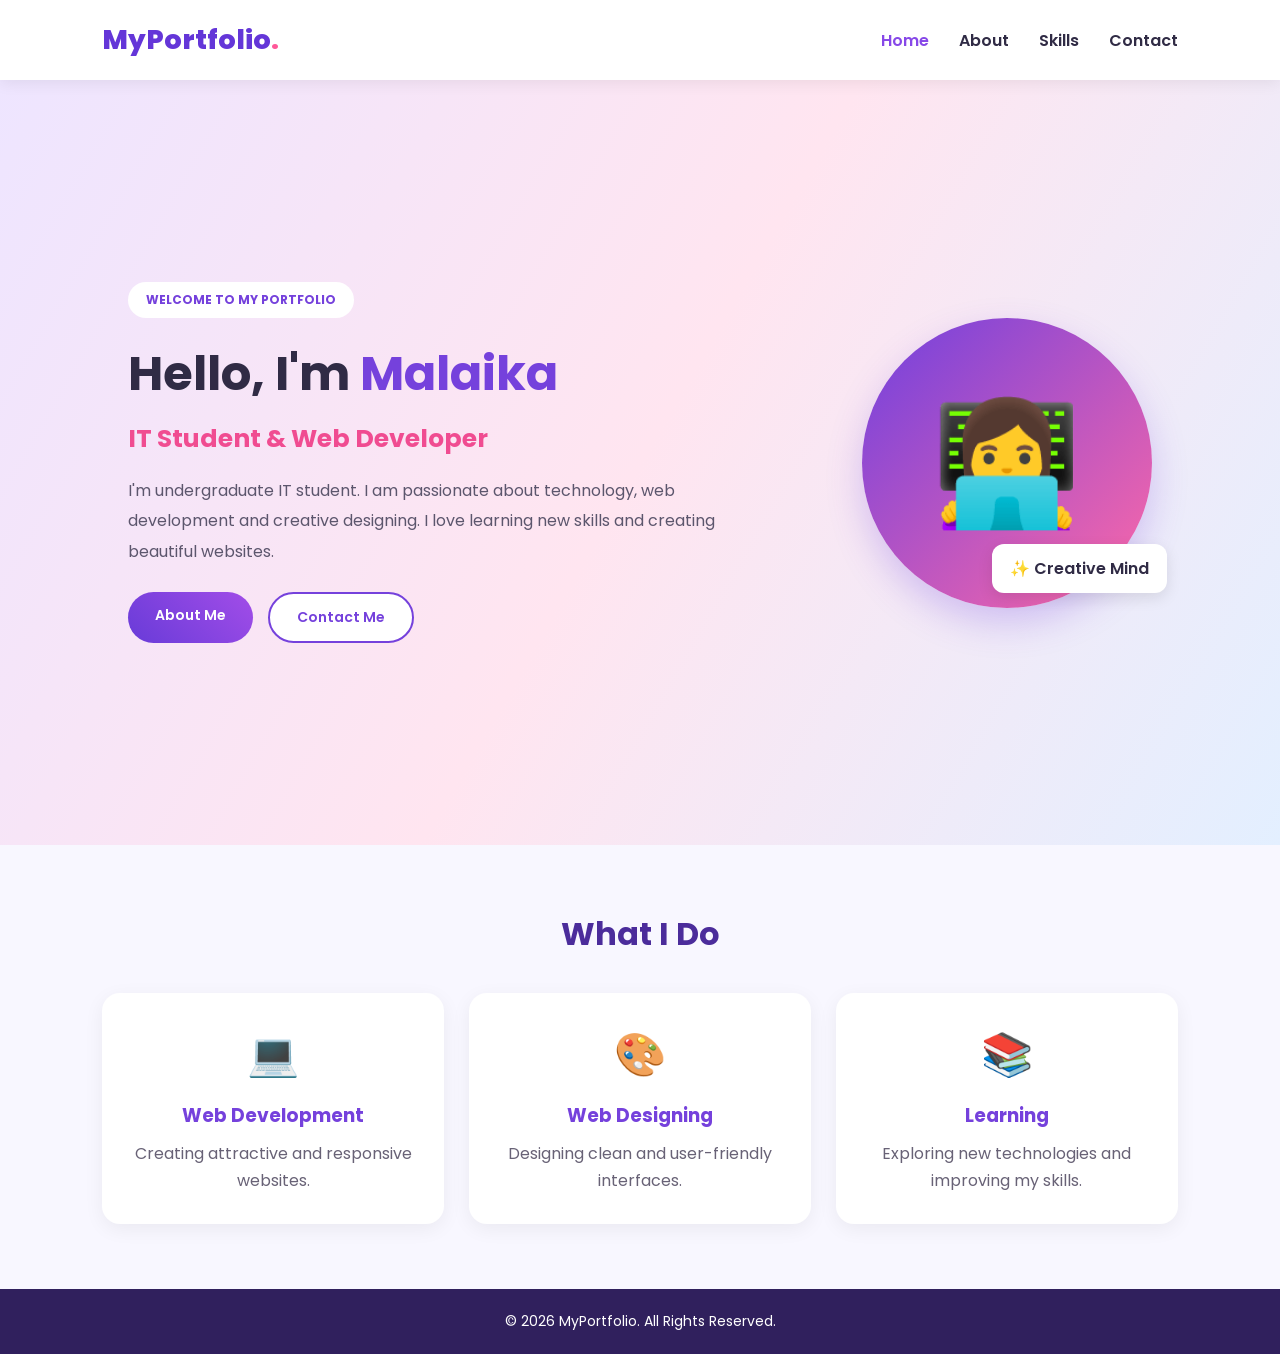
<file: index.html>
<!DOCTYPE html>
<html lang="en">
<head>
    <meta charset="UTF-8">
    <meta name="viewport" content="width=device-width, initial-scale=1.0">
    <title>My Portfolio | Home</title>
    <link rel="stylesheet" href="style.css">
</head>
<body>

<header>
    <nav class="navbar">
        <a href="index.html" class="logo">MyPortfolio<span>.</span></a>

        <ul class="nav-links">
            <li><a href="index.html" class="active">Home</a></li>
            <li><a href="about.html">About</a></li>
            <li><a href="skills.html">Skills</a></li>
            <li><a href="contact.html">Contact</a></li>
        </ul>
    </nav>
</header>

<section class="home">
    <div class="home-content">
        <span class="tag">WELCOME TO MY PORTFOLIO</span>

        <h1>Hello, I'm <span>Malaika</span></h1>

        <h2>IT Student & Web Developer</h2>

        <p>
           I'm undergraduate IT student. I am passionate about technology, web development
            and creative designing. I love learning new skills
            and creating beautiful websites.
        </p>

        <div class="home-buttons">
            <a href="about.html" class="btn">About Me</a>
            <a href="contact.html" class="btn btn-outline">Contact Me</a>
        </div>
    </div>

    <div class="home-image">
        <div class="profile-circle">
            <span>👩‍💻</span>
        </div>
        <div class="floating-card">✨ Creative Mind</div>
    </div>
</section>

<section class="highlights">
    <h2>What I Do</h2>

    <div class="card-container">
        <div class="info-card">
            <span>💻</span>
            <h3>Web Development</h3>
            <p>Creating attractive and responsive websites.</p>
        </div>

        <div class="info-card">
            <span>🎨</span>
            <h3>Web Designing</h3>
            <p>Designing clean and user-friendly interfaces.</p>
        </div>

        <div class="info-card">
            <span>📚</span>
            <h3>Learning</h3>
            <p>Exploring new technologies and improving my skills.</p>
        </div>
    </div>
</section>

<footer>
    <p>© 2026 MyPortfolio. All Rights Reserved.</p>
</footer>

</body>
</html>
</file>
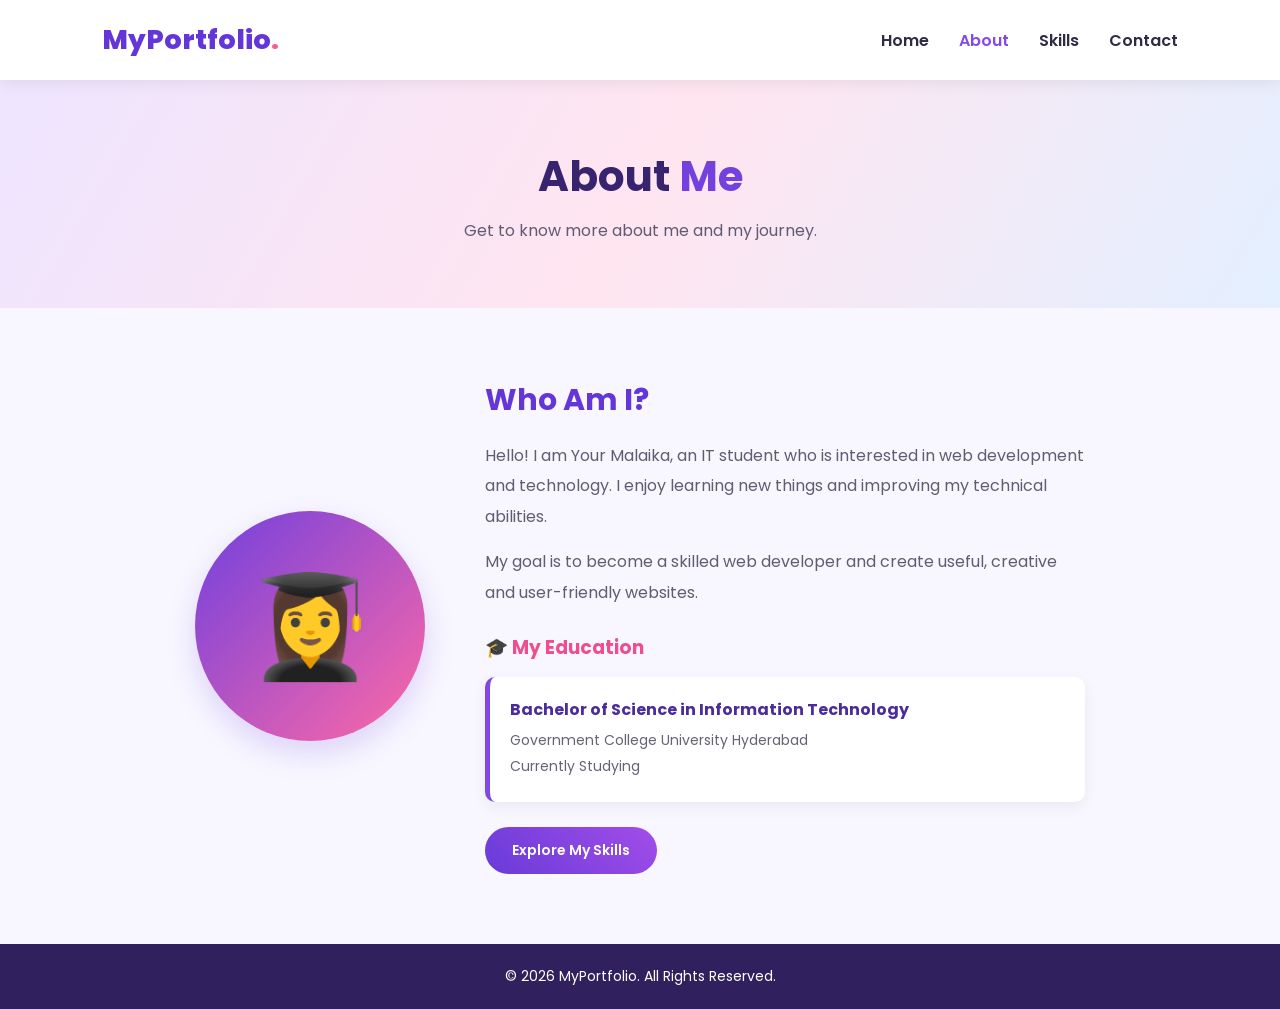
<file: about.html>
<!DOCTYPE html>
<html lang="en">
<head>
    <meta charset="UTF-8">
    <meta name="viewport" content="width=device-width, initial-scale=1.0">
    <title>My Portfolio | About</title>
    <link rel="stylesheet" href="style.css">
</head>
<body>

<header>
    <nav class="navbar">
        <a href="index.html" class="logo">MyPortfolio<span>.</span></a>

        <ul class="nav-links">
            <li><a href="index.html">Home</a></li>
            <li><a href="about.html" class="active">About</a></li>
            <li><a href="skills.html">Skills</a></li>
            <li><a href="contact.html">Contact</a></li>
        </ul>
    </nav>
</header>

<section class="page-banner">
    <h1>About <span>Me</span></h1>
    <p>Get to know more about me and my journey.</p>
</section>

<section class="about-section">

    <div class="about-image">
        <div class="about-circle">👩‍🎓</div>
    </div>

    <div class="about-content">
        <h2>Who Am I?</h2>

        <p>
            Hello! I am Your Malaika, an IT student who is
            interested in web development and technology.
            I enjoy learning new things and improving
            my technical abilities.
        </p>

        <p>
            My goal is to become a skilled web developer
            and create useful, creative and user-friendly
            websites.
        </p>

        <h3>🎓 My Education</h3>

        <div class="education-card">
            <h4>Bachelor of Science in Information Technology</h4>
            <p>Government College University Hyderabad</p>
            <p>Currently Studying</p>
        </div>

        <a href="skills.html" class="btn">Explore My Skills</a>
    </div>

</section>

<footer>
    <p>© 2026 MyPortfolio. All Rights Reserved.</p>
</footer>

</body>
</html>
</file>
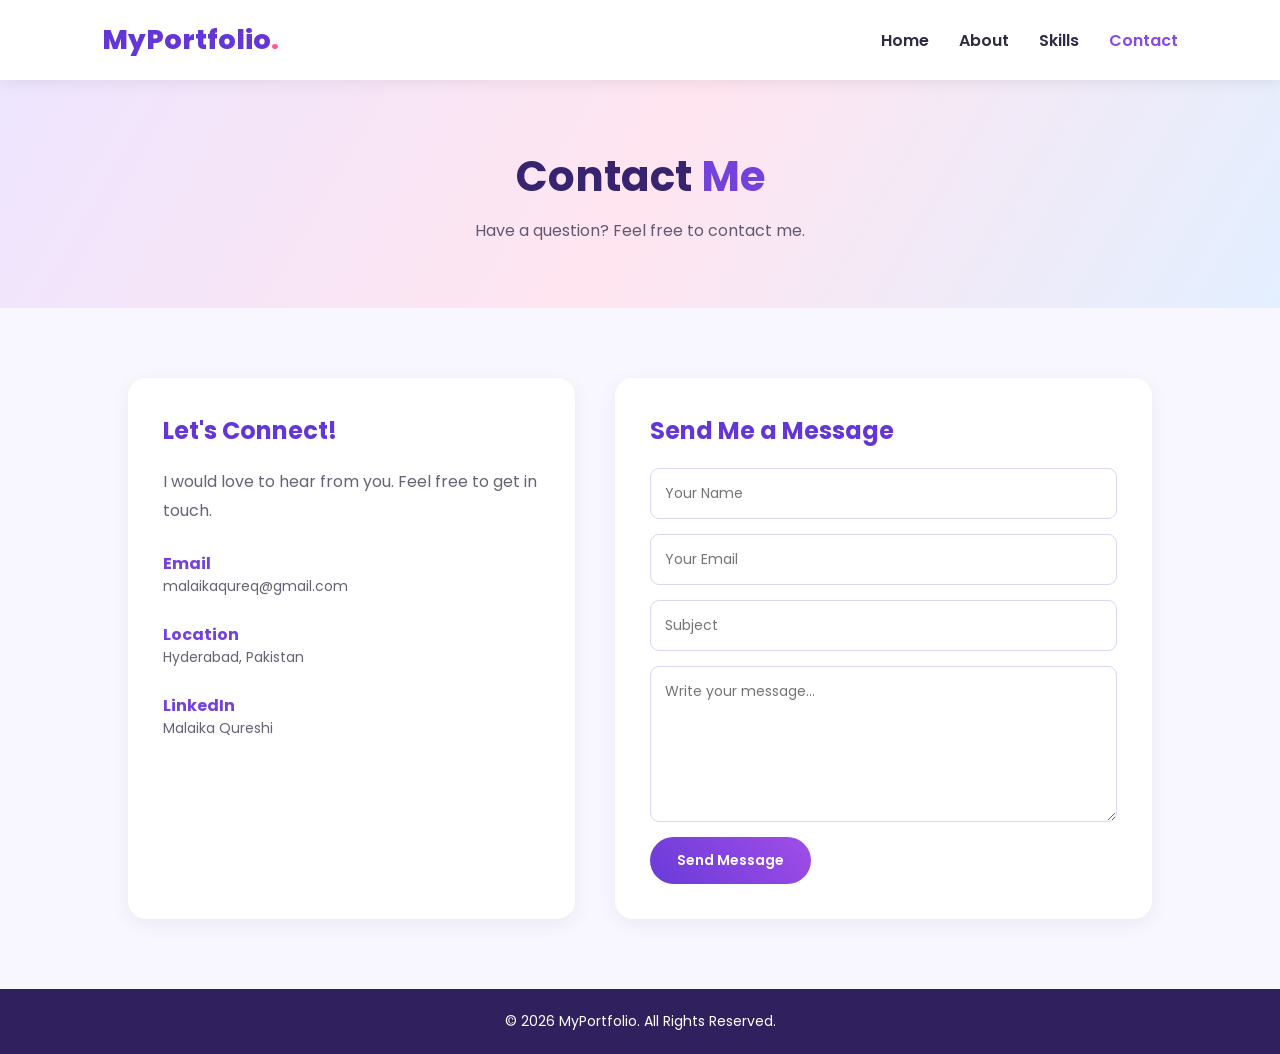
<file: contact.html>
<!DOCTYPE html>
<html lang="en">
<head>
    <meta charset="UTF-8">
    <meta name="viewport" content="width=device-width, initial-scale=1.0">
    <title>My Portfolio | Contact</title>
    <link rel="stylesheet" href="style.css">
</head>
<body>

<header>
    <nav class="navbar">
        <a href="index.html" class="logo">MyPortfolio<span>.</span></a>

        <ul class="nav-links">
            <li><a href="index.html">Home</a></li>
            <li><a href="about.html">About</a></li>
            <li><a href="skills.html">Skills</a></li>
            <li><a href="contact.html" class="active">Contact</a></li>
        </ul>
    </nav>
</header>

<section class="page-banner">
    <h1>Contact <span>Me</span></h1>
    <p>Have a question? Feel free to contact me.</p>
</section>

<section class="contact-section">

    <div class="contact-info">
        <h2>Let's Connect!</h2>

        <p>
            I would love to hear from you.
            Feel free to get in touch.
        </p>

        <div class="contact-item">
            
            <div>
                <h3>Email</h3>
                <p>malaikaqureq@gmail.com</p>
            </div>
        </div>

        <div class="contact-item">
            
            <div>
                <h3>Location</h3>
                <p>Hyderabad, Pakistan</p>
            </div>
        </div>

        <div class="contact-item">
    
            <div>
                <h3>LinkedIn</h3>
                <p>Malaika Qureshi</p>
            </div>
        </div>
    </div>

    <div class="contact-form">
        <h2>Send Me a Message</h2>

        <form action="#" method="post">

            <input type="text" placeholder="Your Name" required>

            <input type="email" placeholder="Your Email" required>

            <input type="text" placeholder="Subject" required>

            <textarea placeholder="Write your message..." rows="6" required></textarea>

            <button type="submit" class="btn">Send Message</button>

        </form>
    </div>

</section>

<footer>
    <p>© 2026 MyPortfolio. All Rights Reserved.</p>
</footer>

</body>
</html>
</file>
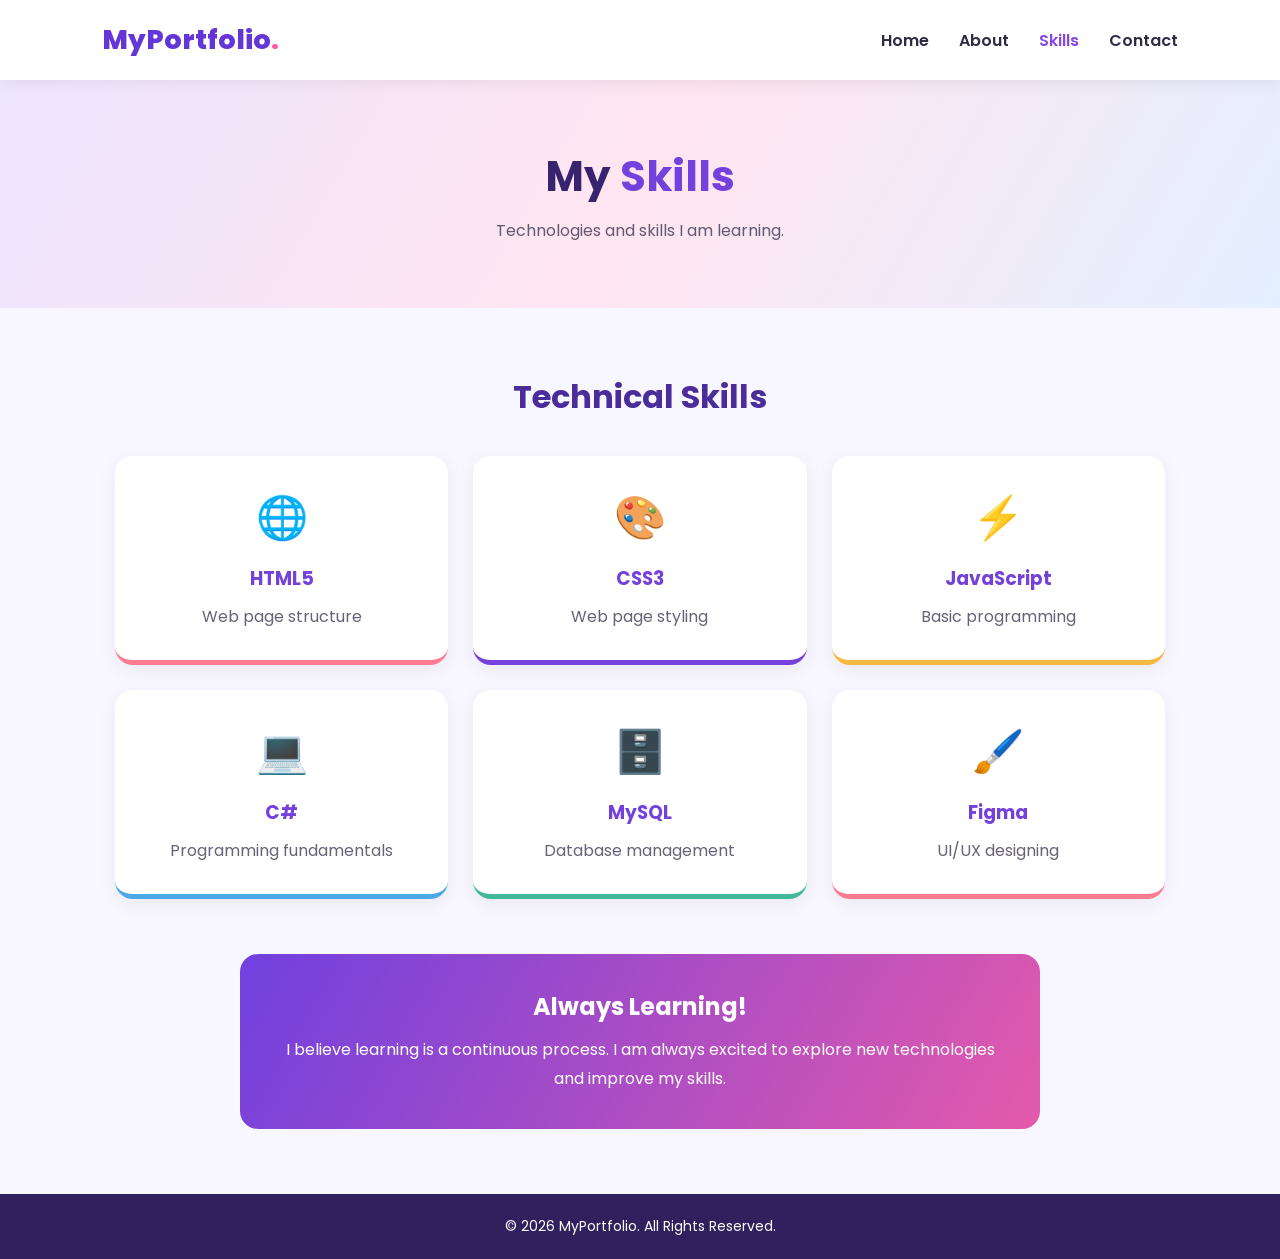
<file: skills.html>
<!DOCTYPE html>
<html lang="en">
<head>
    <meta charset="UTF-8">
    <meta name="viewport" content="width=device-width, initial-scale=1.0">
    <title>My Portfolio | Skills</title>
    <link rel="stylesheet" href="style.css">
</head>
<body>

<header>
    <nav class="navbar">
        <a href="index.html" class="logo">MyPortfolio<span>.</span></a>

        <ul class="nav-links">
            <li><a href="index.html">Home</a></li>
            <li><a href="about.html">About</a></li>
            <li><a href="skills.html" class="active">Skills</a></li>
            <li><a href="contact.html">Contact</a></li>
        </ul>
    </nav>
</header>

<section class="page-banner">
    <h1>My <span>Skills</span></h1>
    <p>Technologies and skills I am learning.</p>
</section>

<section class="skills-section">

    <h2>Technical Skills</h2>

    <div class="skills-container">

        <div class="skill-card">
            <span>🌐</span>
            <h3>HTML5</h3>
            <p>Web page structure</p>
        </div>

        <div class="skill-card">
            <span>🎨</span>
            <h3>CSS3</h3>
            <p>Web page styling</p>
        </div>

        <div class="skill-card">
            <span>⚡</span>
            <h3>JavaScript</h3>
            <p>Basic programming</p>
        </div>

        <div class="skill-card">
            <span>💻</span>
            <h3>C#</h3>
            <p>Programming fundamentals</p>
        </div>

        <div class="skill-card">
            <span>🗄️</span>
            <h3>MySQL</h3>
            <p>Database management</p>
        </div>

        <div class="skill-card">
            <span>🖌️</span>
            <h3>Figma</h3>
            <p>UI/UX designing</p>
        </div>

    </div>

    <div class="learning-box">
        <h2>Always Learning!</h2>
        <p>
            I believe learning is a continuous process.
            I am always excited to explore new technologies
            and improve my skills.
        </p>
    </div>

</section>

<footer>
    <p>© 2026 MyPortfolio. All Rights Reserved.</p>
</footer>

</body>
</html>
</file>
<file: style.css>
/* GOOGLE FONT */
@import url('https://fonts.googleapis.com/css2?family=Poppins:wght@400;500;600;700;800&display=swap');

/* RESET */
* {
    margin: 0;
    padding: 0;
    box-sizing: border-box;
}

body {
    font-family: 'Poppins', sans-serif;
    background: #f8f7ff;
    color: #302b45;
}

html {
    scroll-behavior: smooth;
}

/* NAVIGATION */
header {
    background: white;
    box-shadow: 0 3px 15px rgba(0,0,0,0.07);
    position: sticky;
    top: 0;
    z-index: 100;
}

.navbar {
    display: flex;
    justify-content: space-between;
    align-items: center;
    padding: 20px 8%;
}

.logo {
    font-size: 27px;
    font-weight: 800;
    color: #6436d8;
    text-decoration: none;
}

.logo span {
    color: #ff5798;
}

.nav-links {
    display: flex;
    list-style: none;
    gap: 30px;
}

.nav-links a {
    text-decoration: none;
    color: #302b45;
    font-weight: 600;
    transition: 0.3s;
}

.nav-links a:hover,
.nav-links a.active {
    color: #8748e8;
}

/* HOME PAGE */
.home {
    min-height: 85vh;
    display: flex;
    align-items: center;
    justify-content: space-between;
    gap: 40px;
    padding: 60px 10%;
    background: linear-gradient(
        120deg,
        #eee5ff,
        #ffe5f0,
        #e3efff
    );
}

.home-content {
    max-width: 600px;
}

.tag {
    display: inline-block;
    background: white;
    color: #7541dc;
    padding: 9px 18px;
    border-radius: 25px;
    font-size: 12px;
    font-weight: 700;
    margin-bottom: 20px;
}

.home-content h1 {
    font-size: 48px;
    margin-bottom: 10px;
}

.home-content h1 span,
.page-banner h1 span {
    color: #7541dc;
}

.home-content h2 {
    font-size: 25px;
    color: #f04c91;
    margin-bottom: 18px;
}

.home-content p {
    color: #5c566d;
    line-height: 1.9;
    margin-bottom: 25px;
}

.home-buttons {
    display: flex;
    gap: 15px;
    flex-wrap: wrap;
}

.btn {
    display: inline-block;
    border: none;
    cursor: pointer;
    text-decoration: none;
    background: linear-gradient(45deg, #683bd8, #a24de8);
    color: white;
    padding: 13px 27px;
    border-radius: 30px;
    font-family: inherit;
    font-size: 14px;
    font-weight: 600;
    transition: 0.3s;
}

.btn:hover {
    transform: translateY(-4px);
    box-shadow: 0 8px 18px rgba(104,59,216,0.25);
}

.btn-outline {
    background: white;
    color: #7541dc;
    border: 2px solid #7541dc;
}

/* HOME PROFILE */
.home-image {
    position: relative;
    display: flex;
    justify-content: center;
    align-items: center;
    min-width: 280px;
}

.profile-circle {
    width: 290px;
    height: 290px;
    border-radius: 50%;
    background: linear-gradient(135deg, #7040df, #ff69a6);
    display: flex;
    align-items: center;
    justify-content: center;
    box-shadow: 0 15px 35px rgba(112,64,223,0.25);
}

.profile-circle span {
    font-size: 120px;
}

.floating-card {
    position: absolute;
    bottom: 15px;
    right: -15px;
    background: white;
    padding: 12px 18px;
    border-radius: 12px;
    box-shadow: 0 5px 15px rgba(0,0,0,0.1);
    font-weight: 600;
}

/* HOME HIGHLIGHTS */
.highlights,
.skills-section {
    padding: 65px 8%;
    text-align: center;
}

.highlights h2,
.skills-section > h2 {
    font-size: 32px;
    margin-bottom: 35px;
    color: #4b2c9b;
}

.card-container,
.skills-container {
    display: grid;
    grid-template-columns: repeat(3, 1fr);
    gap: 25px;
}

.info-card,
.skill-card {
    background: white;
    padding: 30px 22px;
    border-radius: 18px;
    box-shadow: 0 5px 20px rgba(0,0,0,0.06);
    transition: 0.3s;
}

.info-card:hover,
.skill-card:hover {
    transform: translateY(-8px);
    box-shadow: 0 12px 25px rgba(104,59,216,0.12);
}

.info-card span,
.skill-card span {
    font-size: 42px;
}

.info-card h3,
.skill-card h3 {
    color: #7541dc;
    margin: 15px 0 10px;
}

.info-card p,
.skill-card p {
    color: #686276;
    line-height: 1.7;
}

/* PAGE BANNER */
.page-banner {
    text-align: center;
    padding: 65px 20px;
    background: linear-gradient(120deg, #eee5ff, #ffe5f0, #e3efff);
}

.page-banner h1 {
    font-size: 42px;
    color: #38236f;
    margin-bottom: 10px;
}

.page-banner p {
    color: #625a73;
}

/* ABOUT PAGE */
.about-section {
    display: flex;
    align-items: center;
    justify-content: center;
    gap: 60px;
    padding: 70px 10%;
}

.about-image {
    display: flex;
    justify-content: center;
    align-items: center;
    min-width: 220px;
}

.about-circle {
    width: 230px;
    height: 230px;
    background: linear-gradient(135deg, #7040df, #ff69a6);
    border-radius: 50%;
    display: flex;
    justify-content: center;
    align-items: center;
    font-size: 100px;
    box-shadow: 0 12px 30px rgba(112,64,223,0.2);
}

.about-content {
    max-width: 600px;
}

.about-content h2 {
    font-size: 30px;
    color: #6436d8;
    margin-bottom: 18px;
}

.about-content > p {
    color: #625c70;
    line-height: 1.9;
    margin-bottom: 15px;
}

.about-content h3 {
    margin: 25px 0 15px;
    color: #f04c91;
}

.education-card {
    background: white;
    padding: 20px;
    border-left: 5px solid #8147e4;
    border-radius: 10px;
    box-shadow: 0 5px 15px rgba(0,0,0,0.06);
    margin-bottom: 25px;
}

.education-card h4 {
    color: #4b2c9b;
    margin-bottom: 8px;
}

.education-card p {
    color: #686276;
    font-size: 14px;
    margin-bottom: 5px;
}

/* SKILLS PAGE */
.skills-container {
    max-width: 1050px;
    margin: auto;
}

.skill-card:nth-child(1) {
    border-bottom: 5px solid #ff7b91;
}

.skill-card:nth-child(2) {
    border-bottom: 5px solid #7541dc;
}

.skill-card:nth-child(3) {
    border-bottom: 5px solid #f5b942;
}

.skill-card:nth-child(4) {
    border-bottom: 5px solid #4ba9e8;
}

.skill-card:nth-child(5) {
    border-bottom: 5px solid #43b99b;
}

.skill-card:nth-child(6) {
    border-bottom: 5px solid #ff7b91;
}

.learning-box {
    max-width: 800px;
    margin: 55px auto 0;
    padding: 35px;
    background: linear-gradient(120deg, #7040df, #e45aab);
    border-radius: 18px;
    color: white;
}

.learning-box h2 {
    margin-bottom: 12px;
}

.learning-box p {
    line-height: 1.8;
}

/* CONTACT PAGE */
.contact-section {
    display: grid;
    grid-template-columns: 1fr 1.2fr;
    gap: 40px;
    padding: 70px 10%;
}

.contact-info,
.contact-form {
    background: white;
    padding: 35px;
    border-radius: 18px;
    box-shadow: 0 5px 20px rgba(0,0,0,0.06);
}

.contact-info h2,
.contact-form h2 {
    color: #6436d8;
    margin-bottom: 20px;
}

.contact-info > p {
    color: #686276;
    line-height: 1.8;
    margin-bottom: 25px;
}

.contact-item {
    display: flex;
    align-items: center;
    gap: 15px;
    margin-bottom: 25px;
}

.contact-item span {
    font-size: 30px;
}

.contact-item h3 {
    color: #7541dc;
    font-size: 16px;
}

.contact-item p {
    color: #686276;
    font-size: 14px;
    overflow-wrap: anywhere;
}

.contact-form form {
    display: flex;
    flex-direction: column;
    gap: 15px;
}

.contact-form input,
.contact-form textarea {
    width: 100%;
    padding: 14px;
    border: 1px solid #ddd5f2;
    border-radius: 9px;
    outline: none;
    font-family: inherit;
    font-size: 14px;
    resize: vertical;
}

.contact-form input:focus,
.contact-form textarea:focus {
    border-color: #7541dc;
    box-shadow: 0 0 5px rgba(117,65,220,0.2);
}

.contact-form button {
    align-self: flex-start;
}

/* FOOTER */
footer {
    text-align: center;
    padding: 22px;
    background: #30205d;
    color: white;
    font-size: 14px;
}

/* TABLET RESPONSIVE */
@media (max-width: 900px) {

    .home {
        padding: 50px 6%;
    }

    .home-content h1 {
        font-size: 38px;
    }

    .profile-circle {
        width: 230px;
        height: 230px;
    }

    .profile-circle span {
        font-size: 95px;
    }

    .card-container,
    .skills-container {
        grid-template-columns: repeat(2, 1fr);
    }

    .about-section {
        gap: 30px;
        padding: 50px 6%;
    }

    .contact-section {
        padding: 50px 6%;
    }
}

/* MOBILE RESPONSIVE */
@media (max-width: 600px) {

    .navbar {
        flex-direction: column;
        gap: 18px;
        padding: 18px 12px;
    }

    .nav-links {
        justify-content: center;
        flex-wrap: wrap;
        gap: 12px 20px;
    }

    .nav-links a {
        font-size: 13px;
    }

    .home {
        flex-direction: column-reverse;
        text-align: center;
        padding: 40px 7%;
    }

    .home-content h1 {
        font-size: 34px;
    }

    .home-content h2 {
        font-size: 20px;
    }

    .home-content p {
        font-size: 14px;
    }

    .home-buttons {
        justify-content: center;
    }

    .profile-circle {
        width: 200px;
        height: 200px;
    }

    .profile-circle span {
        font-size: 80px;
    }

    .floating-card {
        right: -5px;
        bottom: 5px;
        font-size: 12px;
    }

    .card-container,
    .skills-container {
        grid-template-columns: 1fr;
    }

    .page-banner {
        padding: 45px 15px;
    }

    .page-banner h1 {
        font-size: 32px;
    }

    .about-section {
        flex-direction: column;
        text-align: center;
        padding: 45px 7%;
    }

    .about-circle {
        width: 190px;
        height: 190px;
        font-size: 80px;
    }

    .about-content h2 {
        font-size: 25px;
    }

    .education-card {
        text-align: left;
    }

    .contact-section {
        grid-template-columns: 1fr;
        padding: 40px 6%;
        gap: 25px;
    }

    .contact-info,
    .contact-form {
        padding: 23px;
    }

    .learning-box {
        padding: 25px 18px;
    }

    footer {
        font-size: 12px;
    }
}
</file>
